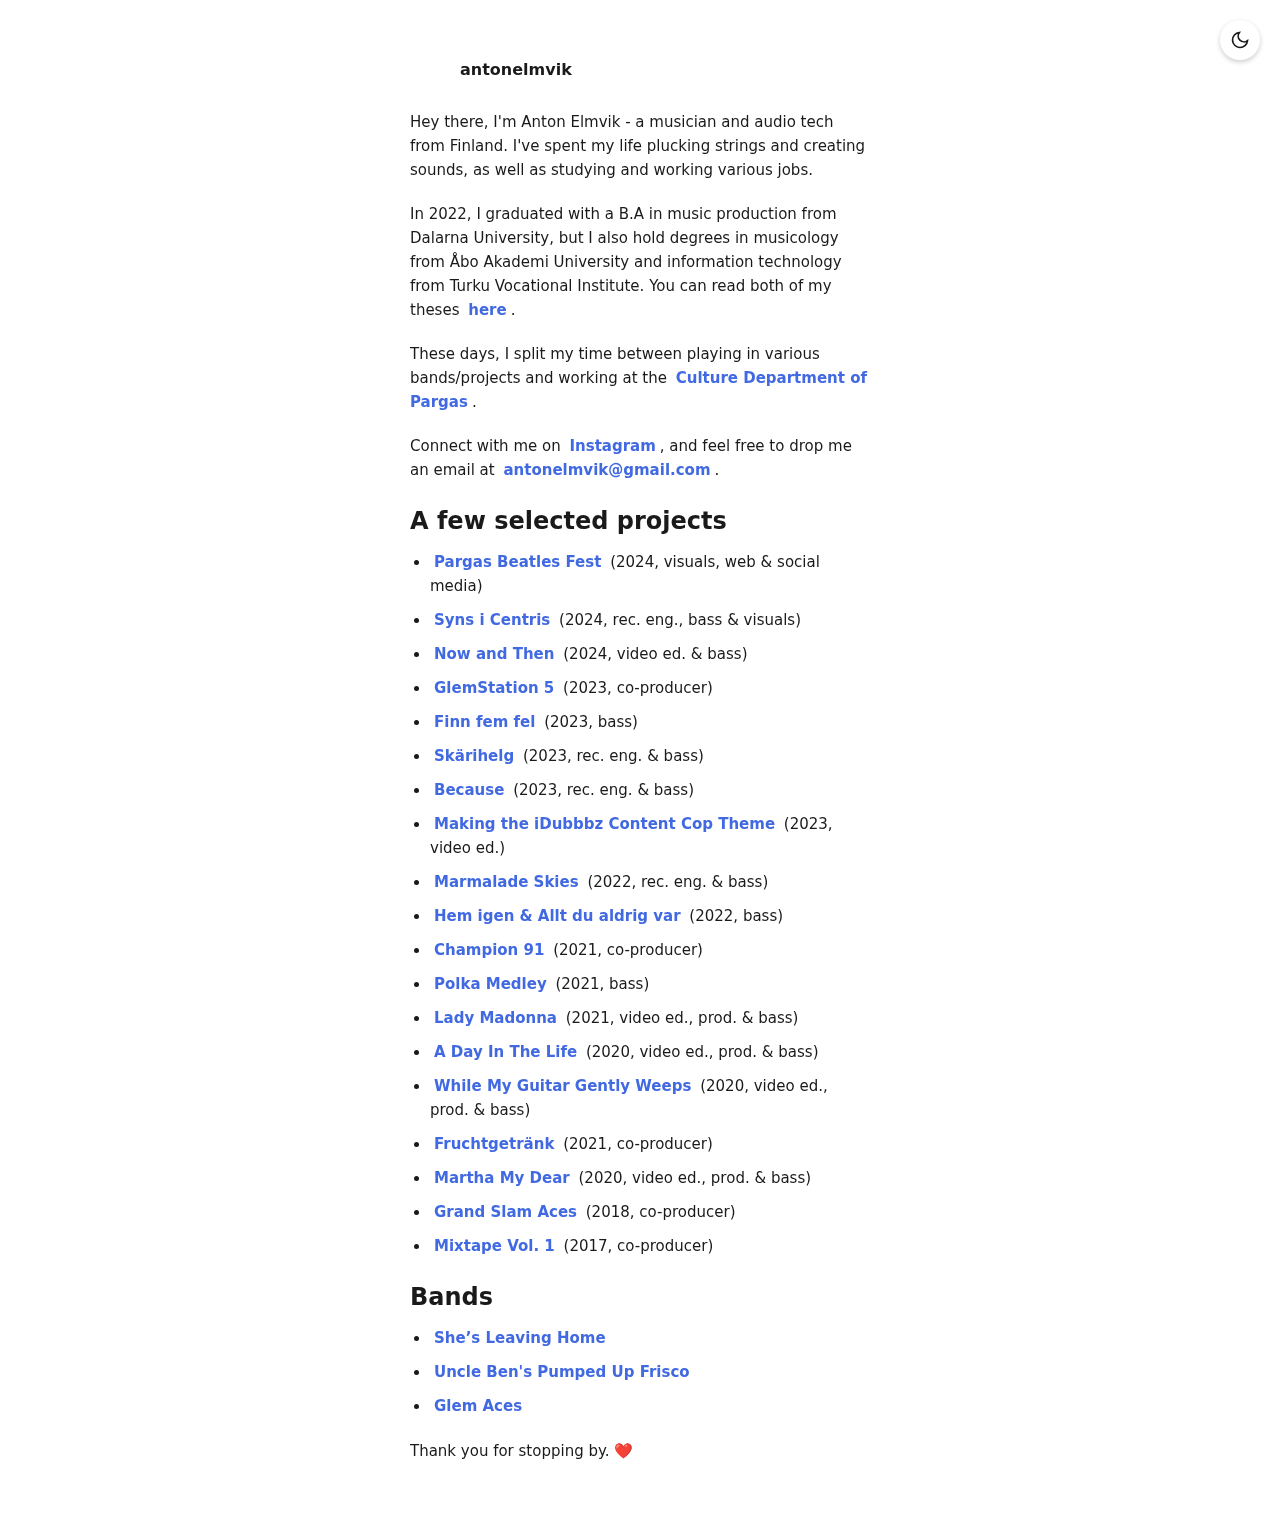
<file: index.html>
<!DOCTYPE html>
<html lang="en">
<head>
  <meta charset="utf-8"/>
  <meta name="viewport" content="width=device-width, initial-scale=1"/>
  <title>Anton Elmvik | Musician & Audio Tech</title>
  <meta name="description" content="Anton Elmvik - Finnish musician, audio technician, and producer. Explore projects, collaborations, and get in touch.">
  <link rel="stylesheet" href="styles.min.css">
  <link rel="preload" href="profile.jpg" as="image">
  <link rel="icon" href="favicon.ico">
  <meta name="theme-color" content="#ffffff" id="theme-color">
  <link rel="preconnect" href="https://instagram.com">
  <link rel="preconnect" href="https://open.spotify.com">
  <link rel="dns-prefetch" href="https://instagram.com">
  <link rel="dns-prefetch" href="https://open.spotify.com">
</head>
<body>
  <button class="theme-switch" aria-label="Toggle dark mode">
    <svg class="moon" xmlns="http://www.w3.org/2000/svg" width="24" height="24" viewBox="0 0 24 24" fill="none" stroke="currentColor" stroke-width="2">
      <path d="M21 12.79A9 9 0 1 1 11.21 3 7 7 0 0 0 21 12.79z"></path>
    </svg>
    <svg class="sun" xmlns="http://www.w3.org/2000/svg" width="24" height="24" viewBox="0 0 24 24" fill="none" stroke="currentColor" stroke-width="2">
      <circle cx="12" cy="12" r="5"></circle>
      <line x1="12" y1="1" x2="12" y2="3"></line>
      <line x1="12" y1="21" x2="12" y2="23"></line>
      <line x1="4.22" y1="4.22" x2="5.64" y2="5.64"></line>
      <line x1="18.36" y1="18.36" x2="19.78" y2="19.78"></line>
      <line x1="1" y1="12" x2="3" y2="12"></line>
      <line x1="21" y1="12" x2="23" y2="12"></line>
      <line x1="4.22" y1="19.78" x2="5.64" y2="18.36"></line>
      <line x1="18.36" y1="5.64" x2="19.78" y2="4.22"></line>
    </svg>
  </button>

  <header class="visually-hidden">
    <h1>Anton Elmvik</h1>
  </header>

  <main>
    <article class="profile-card">
      <section class="profile-header">
        <img src="profile.jpg" alt="Anton Elmvik playing guitar" width="40" height="40" class="profile-pic" loading="eager">
        <span class="username">antonelmvik</span>
      </section>

      <section class="bio">
        <p>Hey there, I'm Anton Elmvik - a musician and audio tech from Finland. I've spent my life plucking strings and creating sounds, as well as studying and working various jobs.</p>
    
        <p>In 2022, I graduated with a B.A in music production from Dalarna University, but I also hold degrees in musicology from Åbo Akademi University and information technology from Turku Vocational Institute. You can read both of my theses <a href="theses.html">here</a>.</p>
    
        <p>These days, I split my time between playing in various bands/projects and working at the <a href="https://pargas.fi/sv/framsida" target="_blank" aria-label="Culture Department of Pargas">Culture Department of Pargas</a>.</p>

        <p>Connect with me on <a href="https://instagram.com/antonelmvik" target="_blank" aria-label="Anton on Instagram">Instagram</a>, and feel free to drop me an email at <a href="mailto:antonelmvik@gmail.com" aria-label="Email Anton">antonelmvik@gmail.com</a>.</p>
      </section>

      <section class="projects">
        <h2>A few selected projects</h2>
        <ul class="project-list">
          <li><a href="https://www.pargasbeatlesfest.com/" target="_blank" aria-label="Pargas Beatles Fest">Pargas Beatles Fest</a> (2024, visuals, web & social media)</li>
          <li><a href="https://open.spotify.com/track/1eP68aM8DAHUw5FipUqDTP?si=b86bf6a0a2ae45aa" target="_blank" aria-label="Syns i Centris">Syns i Centris</a> (2024, rec. eng., bass & visuals)</li>
          <li><a href="https://youtu.be/HveEcPePyeg?si=xtSUrwZtRNn0YBFW" target="_blank" aria-label="Now and Then">Now and Then</a> (2024, video ed. & bass)</li>
          <li><a href="https://open.spotify.com/album/0r07Vv64c7NOqdDYMLff7P?si=CCEvCsHLQOSUmQphVpHwTA" target="_blank" aria-label="GlemStation 5">GlemStation 5</a> (2023, co-producer)</li>
          <li><a href="https://open.spotify.com/track/1tz6K6Jz5AFTKDo0SYFUpH?si=1af48d116f0a4797" target="_blank" aria-label="Finn fem fel">Finn fem fel</a> (2023, bass)</li>
          <li><a href="https://open.spotify.com/album/44rXuaqU3JSgFxcFteHTv3?si=Eob1vShaQbSudIDxmi6-lg" target="_blank" aria-label="Skärihelg">Skärihelg</a> (2023, rec. eng. & bass)</li>
          <li><a href="https://open.spotify.com/album/4q3nYFyzzpEelu7TkCp6Q0?si=U3DfxyTXTZ6xq_L7azodTw" target="_blank" aria-label="Because">Because</a> (2023, rec. eng. & bass)</li>
          <li><a href="https://youtu.be/bfQLtFYPJT0" target="_blank" aria-label="Making the iDubbbz Content Cop Theme">Making the iDubbbz Content Cop Theme</a> (2023, video ed.)</li>
          <li><a href="https://open.spotify.com/album/5ew5SmxiSg12POlOcsOyhw?si=94fv1l4tSxqHRFP03kefxw" target="_blank" aria-label="Marmalade Skies">Marmalade Skies</a> (2022, rec. eng. & bass)</li>
          <li><a href="https://open.spotify.com/album/3yycjNXUrRipdTQVeNkC8U?si=SBtAm9r8Qn-Koi_MBcOBBw" target="_blank" aria-label="Hem igen & Allt du aldrig var">Hem igen & Allt du aldrig var</a> (2022, bass)</li>
          <li><a href="https://open.spotify.com/album/59J634lDdWigeF9iX3alW8?si=gMdcmTxySca3YH5THyXtug" target="_blank" aria-label="Champion 91">Champion 91</a> (2021, co-producer)</li>
          <li><a href="https://youtu.be/_csQjnhPfPU" target="_blank" aria-label="Polka Medley">Polka Medley</a> (2021, bass)</li>
          <li><a href="https://youtu.be/kh8VvWwssCE" target="_blank" aria-label="Lady Madonna">Lady Madonna</a> (2021, video ed., prod. & bass)</li>
          <li><a href="https://youtu.be/z_UFHhzXBvI" target="_blank" aria-label="A Day In The Life">A Day In The Life</a> (2020, video ed., prod. & bass)</li>
          <li><a href="https://youtu.be/gQK8TEce6sg" target="_blank" aria-label="While My Guitar Gently Weeps">While My Guitar Gently Weeps</a> (2020, video ed., prod. & bass)</li>
          <li><a href="https://open.spotify.com/album/5lOUYxb27zodYDsBK3cl4i?si=kNgnGi1TR32rVIIJdG69mA" target="_blank" aria-label="Fruchtgetränk">Fruchtgetränk</a> (2021, co-producer)</li>
          <li><a href="https://youtu.be/P3h90-Cu0B8" target="_blank" aria-label="Martha My Dear">Martha My Dear</a> (2020, video ed., prod. & bass)</li>
          <li><a href="https://open.spotify.com/album/141mijXzFAWRapuHmlg8jA?si=727TyMyQSQa-NFVDiKRwqQ" target="_blank" aria-label="Grand Slam Aces">Grand Slam Aces</a> (2018, co-producer)</li>
          <li><a href="https://open.spotify.com/album/2XhZKOX6C5A8oJZv4sHXrd?si=RQG8VBsbS-eiSbA01FUapA" target="_blank" aria-label="Mixtape Vol. 1">Mixtape Vol. 1</a> (2017, co-producer)</li>
        </ul>
      </section>

      <section class="bands">
        <h2>Bands</h2>
        <ul class="band-list">
          <li><a href="https://shesleaving.com" target="_blank" aria-label="She’s Leaving Home">She’s Leaving Home</a></li>
          <li><a href="https://www.facebook.com/unclebenspumpedupfrisco" target="_blank" aria-label="Uncle Ben's Pumped Up Frisco">Uncle Ben's Pumped Up Frisco</a></li>
          <li><a href="https://open.spotify.com/artist/7q0wl2DKE7xHZpJyQO2wPV?si=VXmtBfzRTGyErdafENSc2A" target="_blank" aria-label="Glem Aces">Glem Aces</a></li>
        </ul>
      </section>

      <footer>
        <p>Thank you for stopping by. ❤️</p>
      </footer>
    </article>
  </main>

  <script src="scripts.min.js" defer></script>
</body>
</html>
</file>
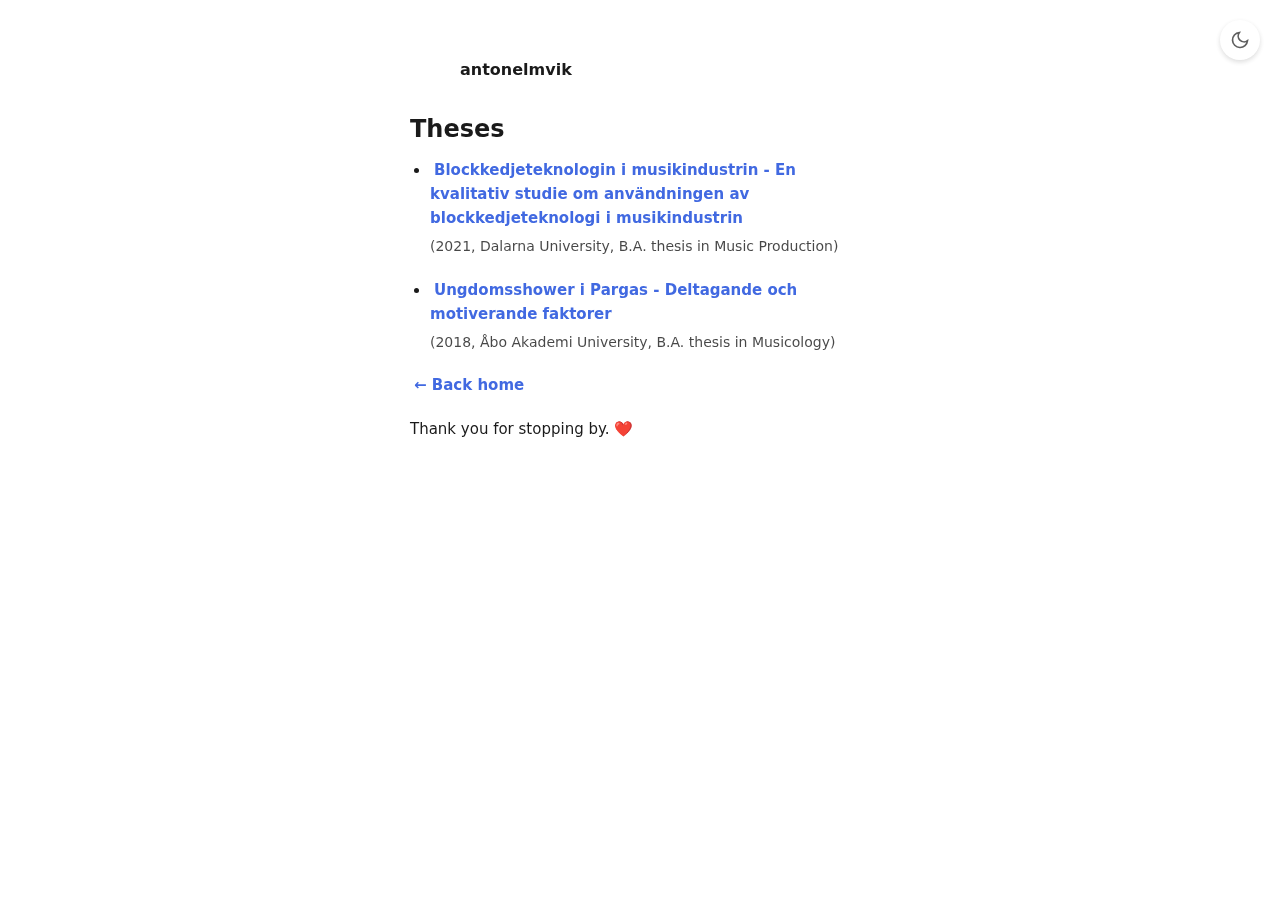
<file: theses.html>
<!DOCTYPE html>
<html lang="en">
<head>
  <meta charset="utf-8">
  <meta name="viewport" content="width=device-width, initial-scale=1">
  <title>Anton Elmvik | Theses</title>
  <meta name="description" content="Academic theses by Anton Elmvik - Music production and musicology research.">
  <link rel="stylesheet" href="styles.min.css">
  <link rel="preload" href="profile.jpg" as="image">
  <link rel="icon" href="favicon.ico">
</head>
<body>
  <button class="theme-switch" aria-label="Toggle dark mode">
    <svg class="moon" xmlns="http://www.w3.org/2000/svg" width="24" height="24" viewBox="0 0 24 24" fill="none" stroke="currentColor" stroke-width="2">
      <path d="M21 12.79A9 9 0 1 1 11.21 3 7 7 0 0 0 21 12.79z"></path>
    </svg>
    <svg class="sun" xmlns="http://www.w3.org/2000/svg" width="24" height="24" viewBox="0 0 24 24" fill="none" stroke="currentColor" stroke-width="2">
      <circle cx="12" cy="12" r="5"></circle>
      <line x1="12" y1="1" x2="12" y2="3"></line>
      <line x1="12" y1="21" x2="12" y2="23"></line>
      <line x1="4.22" y1="4.22" x2="5.64" y2="5.64"></line>
      <line x1="18.36" y1="18.36" x2="19.78" y2="19.78"></line>
      <line x1="1" y1="12" x2="3" y2="12"></line>
      <line x1="21" y1="12" x2="23" y2="12"></line>
      <line x1="4.22" y1="19.78" x2="5.64" y2="18.36"></line>
      <line x1="18.36" y1="5.64" x2="19.78" y2="4.22"></line>
    </svg>
  </button>

  <header class="visually-hidden">
    <h1>Anton Elmvik's Theses</h1>
  </header>

  <main>
    <article class="profile-card">
      <section class="profile-header">
        <img src="profile.jpg" alt="Anton Elmvik playing guitar" width="40" height="40" class="profile-pic" loading="eager">
        <span class="username">antonelmvik</span>
      </section>

      <section class="theses">
        <h2>Theses</h2>
        <ul class="theses-list">
          <li>
            <a href="https://du.diva-portal.org/smash/get/diva2:1638086/FULLTEXT01.pdf" target="_blank" aria-label="Bachelor's thesis on blockchain technology in music industry">
              Blockkedjeteknologin i musikindustrin - En kvalitativ studie om användningen av blockkedjeteknologi i musikindustrin
            </a>
            <p class="thesis-info">(2021, Dalarna University, B.A. thesis in Music Production)</p>
          </li>
          <li>
            <a href="https://drive.google.com/file/d/19TkLqZV9bExwspK1p6STZS_Yl8iGQHmm/view?usp=sharing" target="_blank" aria-label="Bachelor's thesis on youth shows in Pargas">
              Ungdomsshower i Pargas - Deltagande och motiverande faktorer
            </a>
            <p class="thesis-info">(2018, Åbo Akademi University, B.A. thesis in Musicology)</p>
          </li>
        </ul>
      </section>

      <footer>
        <p><a href="index.html" aria-label="Return to homepage">← Back home</a></p>
        <p>Thank you for stopping by. ❤️</p>
      </footer>
    </article>
  </main>

  <script src="scripts.min.js" defer></script>
</body>
</html>
</file>
<file: styles.min.css>
:root {
  /* Light mode colors */
  --color-primary: #4169e1;
  --color-background: #ffffff;
  --color-text: #1a1a1a;
  --color-border: #e0e0e0;
  --color-hover: #3a5cd0;
  
  /* Dark mode colors */
  --color-background-dark: #1a1a1a;
  --color-text-dark: #f0f0f0;
  --color-primary-dark: #7b9aff;
  --color-border-dark: #333333;
  --color-hover-dark: #8ba4ff;
  
  /* Spacing */
  --spacing-xs: 10px;
  --spacing-sm: 20px;
  --spacing-md: 25px;
  --spacing-lg: 50px;
  
  /* Other */
  --border-radius: 50%;
  --container-width: 500px;
}

/* Reset */
*,
*::before,
*::after {
  box-sizing: border-box;
  margin: 0;
  padding: 0;
}

/* Base styles */
body {
  font-family: system-ui, -apple-system, BlinkMacSystemFont, Roboto, sans-serif;
  color: var(--color-text);
  background-color: var(--color-background);
  line-height: 1.6;
  transition: background-color 0.15s ease-out, color 0.15s ease-out;
}

/* Theme switch styles */
.theme-switch {
  position: fixed;
  top: 20px;
  right: 20px;
  width: 40px;
  height: 40px;
  border-radius: 50%;
  border: none;
  background: var(--color-background);
  box-shadow: 0 2px 5px rgba(0,0,0,0.2);
  cursor: pointer;
  display: flex;
  align-items: center;
  justify-content: center;
  transition: all 0.15s ease;
  will-change: transform;
}

.theme-switch:hover {
  transform: scale(1.1);
}

.theme-switch svg {
  width: 20px;
  height: 20px;
  color: var(--color-text);
  transition: all 0.15s ease;
}

.theme-switch .sun {
  display: none;
}

.theme-switch .moon {
  display: block;
}

/* Dark mode styles */
body.dark-mode {
  --color-background: var(--color-background-dark);
  --color-text: var(--color-text-dark);
  --color-primary: var(--color-primary-dark);
  --color-border: var(--color-border-dark);
  --color-hover: var(--color-hover-dark);
}

body.dark-mode .theme-switch {
  background: var(--color-background-dark);
}

body.dark-mode .theme-switch .sun {
  display: block;
}

body.dark-mode .theme-switch .moon {
  display: none;
}

/* Layout */
main {
  max-width: var(--container-width);
  margin: var(--spacing-lg) auto;
  padding: 0 var(--spacing-sm);
}

/* Typography */
h2 {
  margin-bottom: var(--spacing-xs);
}

p, ul {
  margin-bottom: var(--spacing-sm);
  font-size: 0.9375rem;
}

/* Links */
a {
  font-weight: 700;
  color: var(--color-primary);
  text-decoration: none;
  transition: all 0.1s ease;
  padding: 2px 4px;
  border-radius: 3px;
}

a:hover,
a:focus {
  text-decoration: none;
  background-color: var(--color-primary);
  color: var(--color-background);
  outline: none;
}

/* Lists */
ul {
  padding-left: var(--spacing-sm);
}

li {
  margin-bottom: var(--spacing-xs);
}

/* Profile */
.profile-header {
  display: flex;
  align-items: center;
  gap: var(--spacing-xs);
  margin-bottom: 20px;
}

.profile-pic {
  width: 40px;
  height: 40px;
  border-radius: var(--border-radius);
  object-fit: cover;
  opacity: 0;
  animation: fadeIn 0.3s ease forwards;
}

@keyframes fadeIn {
  from { opacity: 0; }
  to { opacity: 1; }
}

.username {
  font-weight: bold;
}

/* Optional: if you want to specifically target the bio section */
.bio {
  margin-top: 0;
}

/* Utilities */
.visually-hidden {
  position: absolute;
  width: 1px;
  height: 1px;
  padding: 0;
  margin: -1px;
  overflow: hidden;
  clip: rect(0, 0, 0, 0);
  border: 0;
}

hr {
  border: 0.5px solid var(--color-border);
  margin: var(--spacing-sm) 0;
}

/* Add smooth transitions for all color changes */
body * {
  transition: background-color 0.15s ease, color 0.15s ease, border-color 0.15s ease;
}

.theses-list li {
  margin-bottom: var(--spacing-sm);
}

.thesis-info {
  margin-top: 5px;
  font-size: 0.875rem;
  color: var(--color-text);
  opacity: 0.8;
}

/* Add loading indicator for theme switch */
.theme-switch[aria-busy="true"] {
  opacity: 0.7;
  cursor: wait;
}

@media print {
  .theme-switch {
    display: none;
  }
  
  body {
    background: white !important;
    color: black !important;
  }
  
  a {
    color: black !important;
    text-decoration: underline;
  }
  
  a[href^="http"]:after {
    content: " (" attr(href) ")";
    font-size: 0.8em;
  }
}

/* Add content-visibility for better rendering performance */
.projects, .bands {
  content-visibility: auto;
  contain-intrinsic-size: 0 500px;
}

/* Reduce paint operations */
.profile-card {
  transform: translateZ(0);
  backface-visibility: hidden;
}
</file>
